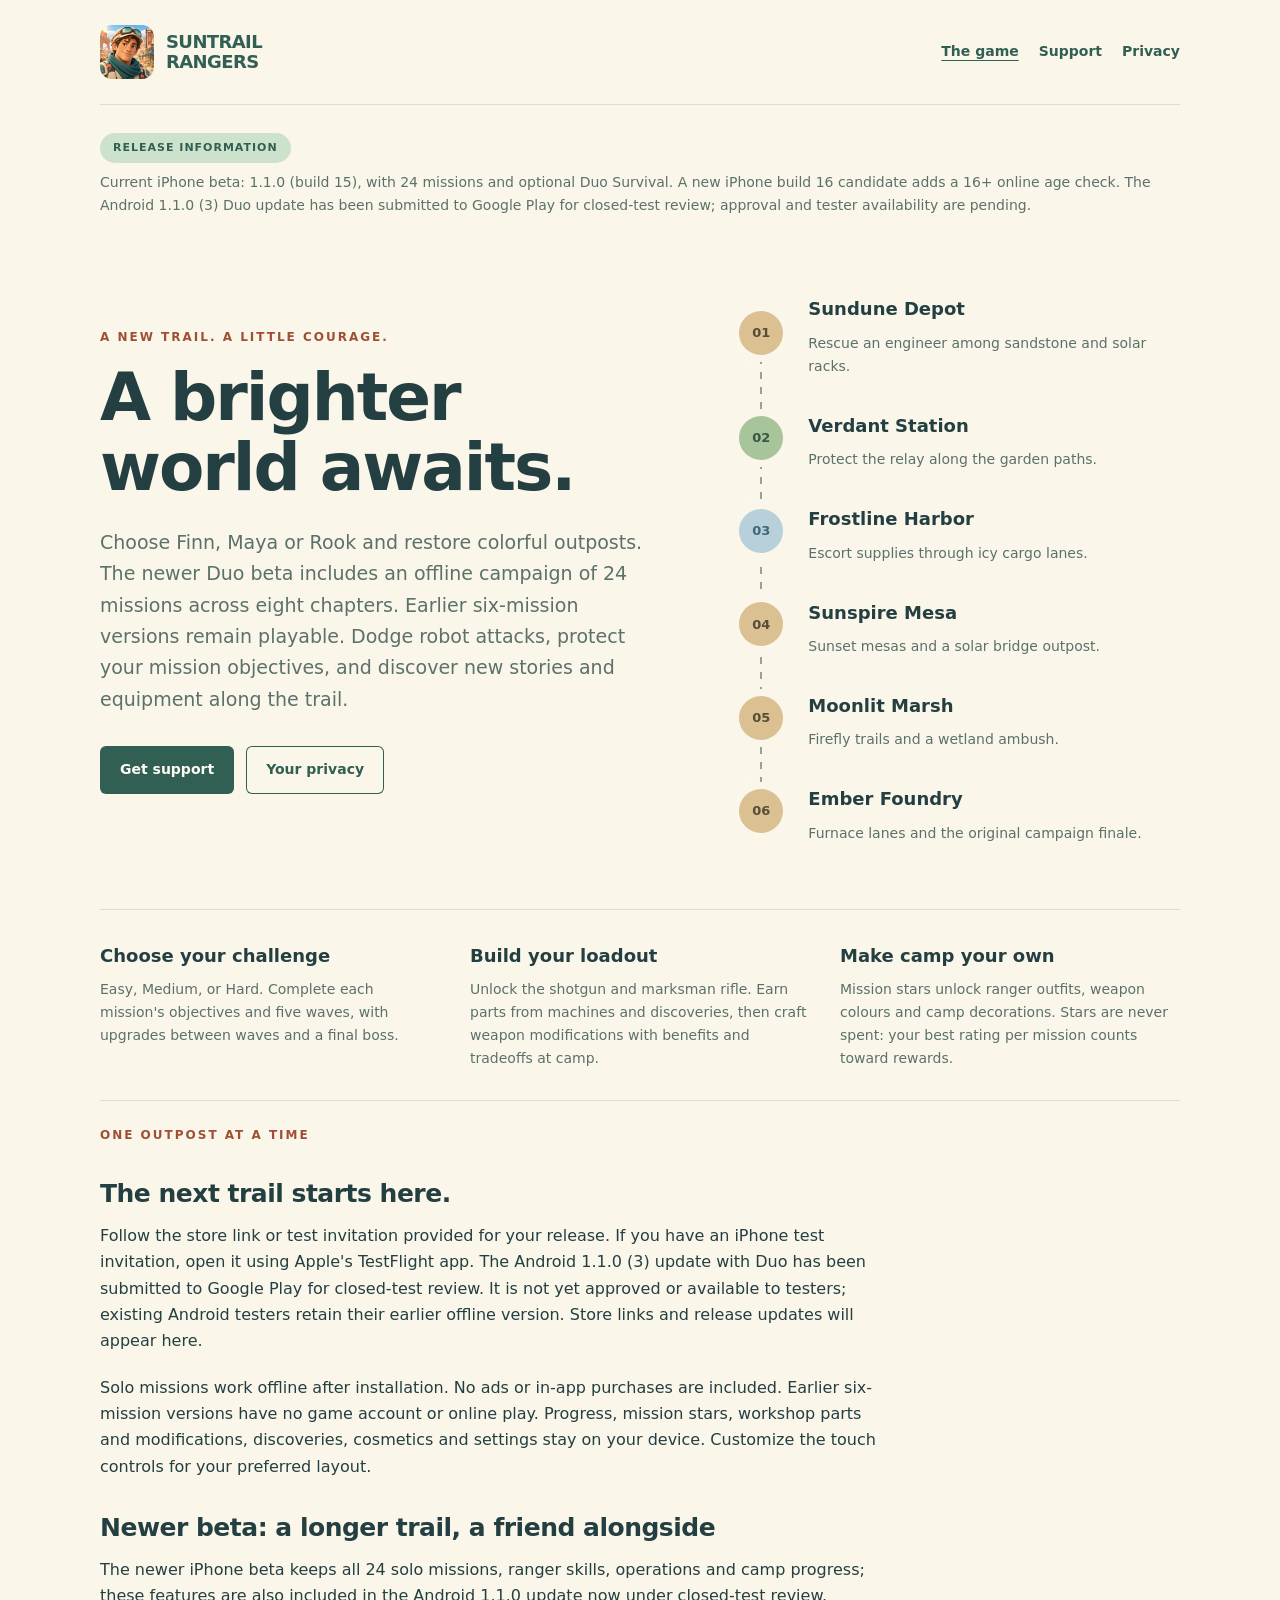
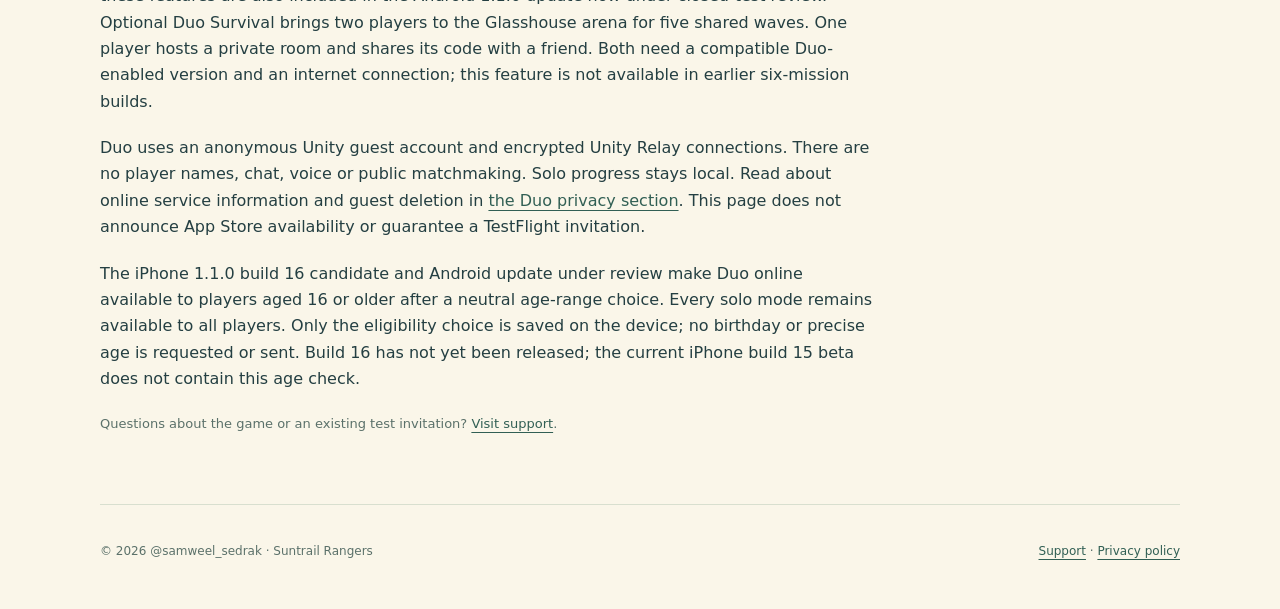
<file: index.html>
<!doctype html>
<html lang="en">
<head>
  <meta charset="utf-8">
  <meta name="viewport" content="width=device-width, initial-scale=1">
  <meta name="description" content="Meet Finn, Maya and Rook in Suntrail Rangers. Find support for the offline game and the newer 24-mission beta with optional private Duo Survival.">
  <meta name="theme-color" content="#faf6e9">
  <meta name="referrer" content="no-referrer">
  <meta http-equiv="Content-Security-Policy" content="default-src 'none'; style-src 'self'; img-src 'self'; base-uri 'none'; form-action 'none'">
  <title>A brighter world awaits · Suntrail Rangers</title>
  <link rel="icon" href="app-icon.png" type="image/png">
  <link rel="stylesheet" href="styles.css">
</head>
<body>
  <a class="skip-link" href="#main">Skip to content</a>
  <header>
    <a class="brand" href="index.html" aria-label="Suntrail Rangers home"><img class="app-icon" src="app-icon.png" width="54" height="54" alt="" decoding="async"><span>SUNTRAIL<br>RANGERS</span></a>
    <nav aria-label="Main navigation"><a href="index.html" aria-current="page">The game</a><a href="support.html">Support</a><a href="privacy.html">Privacy</a></nav>
  </header>
  <main id="main">
    <p class="release-status"><strong>RELEASE INFORMATION</strong><span>Current iPhone beta: 1.1.0 (build 15), with 24 missions and optional Duo Survival. A new iPhone build 16 candidate adds a 16+ online age check. The Android 1.1.0 (3) Duo update has been submitted to Google Play for closed-test review; approval and tester availability are pending.</span></p>
    <section class="hero">
      <div>
        <p class="eyebrow">A new trail. A little courage.</p>
        <h1>A brighter world awaits.</h1>
        <p class="lead">Choose Finn, Maya or Rook and restore colorful outposts. The newer Duo beta includes an offline campaign of 24 missions across eight chapters. Earlier six-mission versions remain playable. Dodge robot attacks, protect your mission objectives, and discover new stories and equipment along the trail.</p>
        <a class="button" href="support.html">Get support</a><a class="button secondary" href="privacy.html">Your privacy</a>
      </div>
      <div class="route" aria-label="The original six campaign missions, also included in the expanded campaign">
        <div class="stop"><span class="number">01</span><div><h2>Sundune Depot</h2><p>Rescue an engineer among sandstone and solar racks.</p></div></div>
        <div class="stop garden"><span class="number">02</span><div><h2>Verdant Station</h2><p>Protect the relay along the garden paths.</p></div></div>
        <div class="stop frost"><span class="number">03</span><div><h2>Frostline Harbor</h2><p>Escort supplies through icy cargo lanes.</p></div></div>
        <div class="stop"><span class="number">04</span><div><h2>Sunspire Mesa</h2><p>Sunset mesas and a solar bridge outpost.</p></div></div>
        <div class="stop"><span class="number">05</span><div><h2>Moonlit Marsh</h2><p>Firefly trails and a wetland ambush.</p></div></div>
        <div class="stop"><span class="number">06</span><div><h2>Ember Foundry</h2><p>Furnace lanes and the original campaign finale.</p></div></div>
      </div>
    </section>
    <div class="strip">
      <section><h2>Choose your challenge</h2><p>Easy, Medium, or Hard. Complete each mission's objectives and five waves, with upgrades between waves and a final boss.</p></section>
      <section><h2>Build your loadout</h2><p>Unlock the shotgun and marksman rifle. Earn parts from machines and discoveries, then craft weapon modifications with benefits and tradeoffs at camp.</p></section>
      <section><h2>Make camp your own</h2><p>Mission stars unlock ranger outfits, weapon colours and camp decorations. Stars are never spent: your best rating per mission counts toward rewards.</p></section>
    </div>
    <section class="prose">
      <p class="eyebrow">One outpost at a time</p>
      <h2>The next trail starts here.</h2>
      <p>Follow the store link or test invitation provided for your release. If you have an iPhone test invitation, open it using Apple's TestFlight app. The Android 1.1.0 (3) update with Duo has been submitted to Google Play for closed-test review. It is not yet approved or available to testers; existing Android testers retain their earlier offline version. Store links and release updates will appear here.</p>
      <p>Solo missions work offline after installation. No ads or in-app purchases are included. Earlier six-mission versions have no game account or online play. Progress, mission stars, workshop parts and modifications, discoveries, cosmetics and settings stay on your device. Customize the touch controls for your preferred layout.</p>
      <h2>Newer beta: a longer trail, a friend alongside</h2>
      <p>The newer iPhone beta keeps all 24 solo missions, ranger skills, operations and camp progress; these features are also included in the Android 1.1.0 update now under closed-test review. Optional Duo Survival brings two players to the Glasshouse arena for five shared waves. One player hosts a private room and shares its code with a friend. Both need a compatible Duo-enabled version and an internet connection; this feature is not available in earlier six-mission builds.</p>
      <p>Duo uses an anonymous Unity guest account and encrypted Unity Relay connections. There are no player names, chat, voice or public matchmaking. Solo progress stays local. Read about online service information and guest deletion in <a href="privacy.html#duo-survival">the Duo privacy section</a>. This page does not announce App Store availability or guarantee a TestFlight invitation.</p>
      <p>The iPhone 1.1.0 build 16 candidate and Android update under review make Duo online available to players aged 16 or older after a neutral age-range choice. Every solo mode remains available to all players. Only the eligibility choice is saved on the device; no birthday or precise age is requested or sent. Build 16 has not yet been released; the current iPhone build 15 beta does not contain this age check.</p>
      <p class="small">Questions about the game or an existing test invitation? <a href="support.html">Visit support</a>.</p>
    </section>
  </main>
  <footer><span>© 2026 @samweel_sedrak · Suntrail Rangers</span><span><a href="support.html">Support</a> · <a href="privacy.html">Privacy policy</a></span></footer>
</body>
</html>
</file>
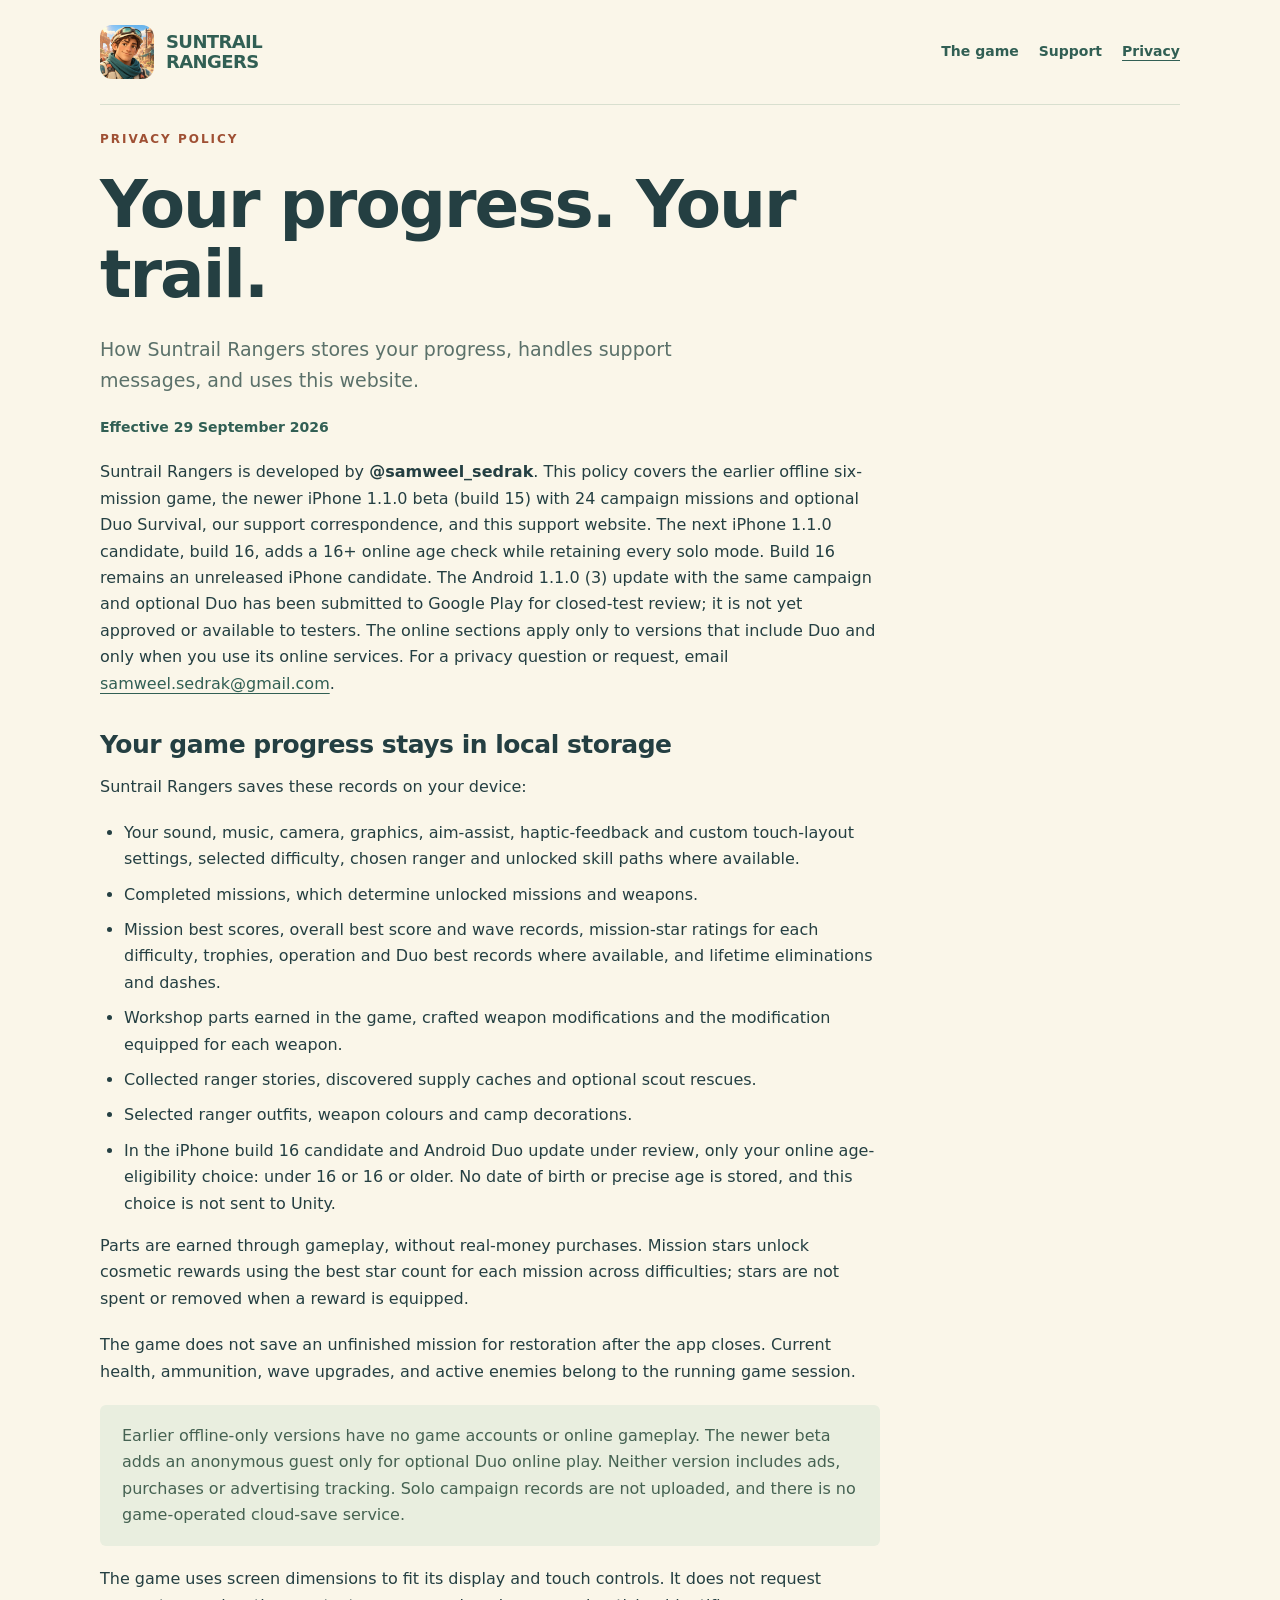
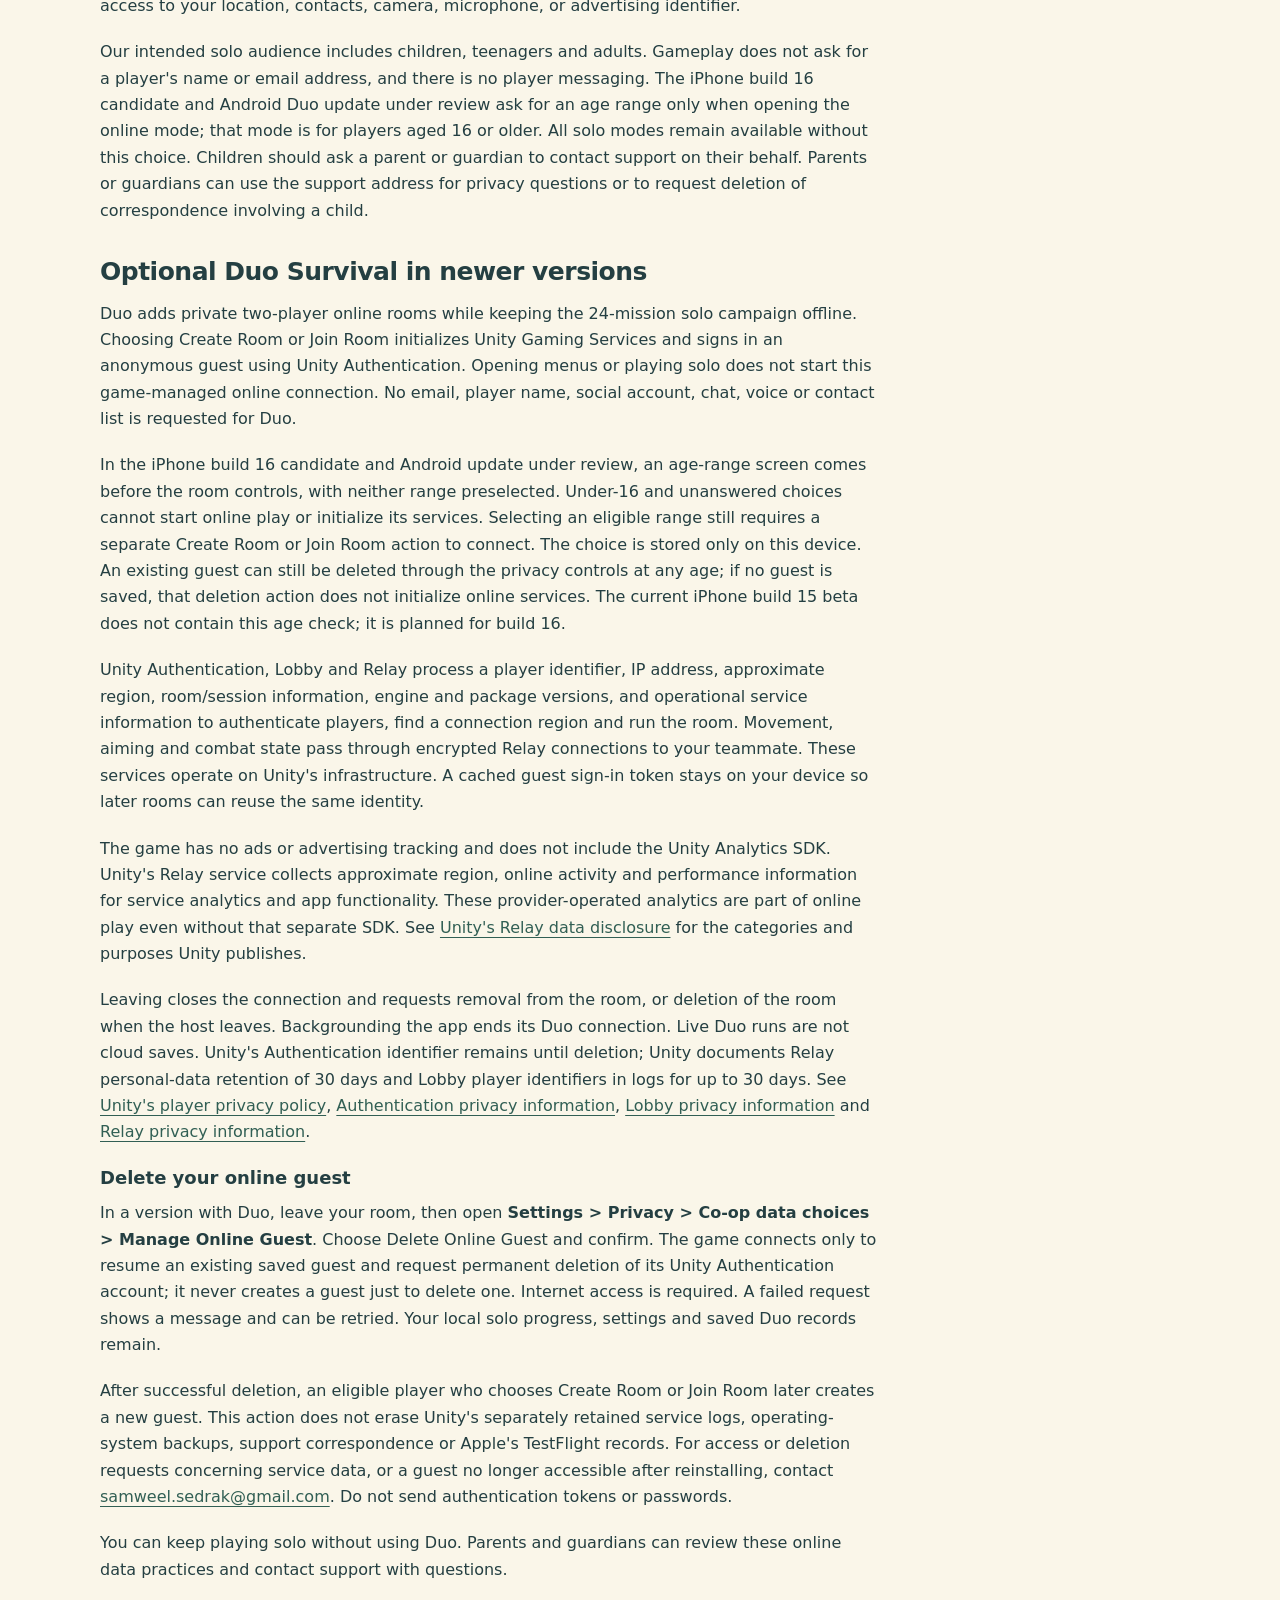
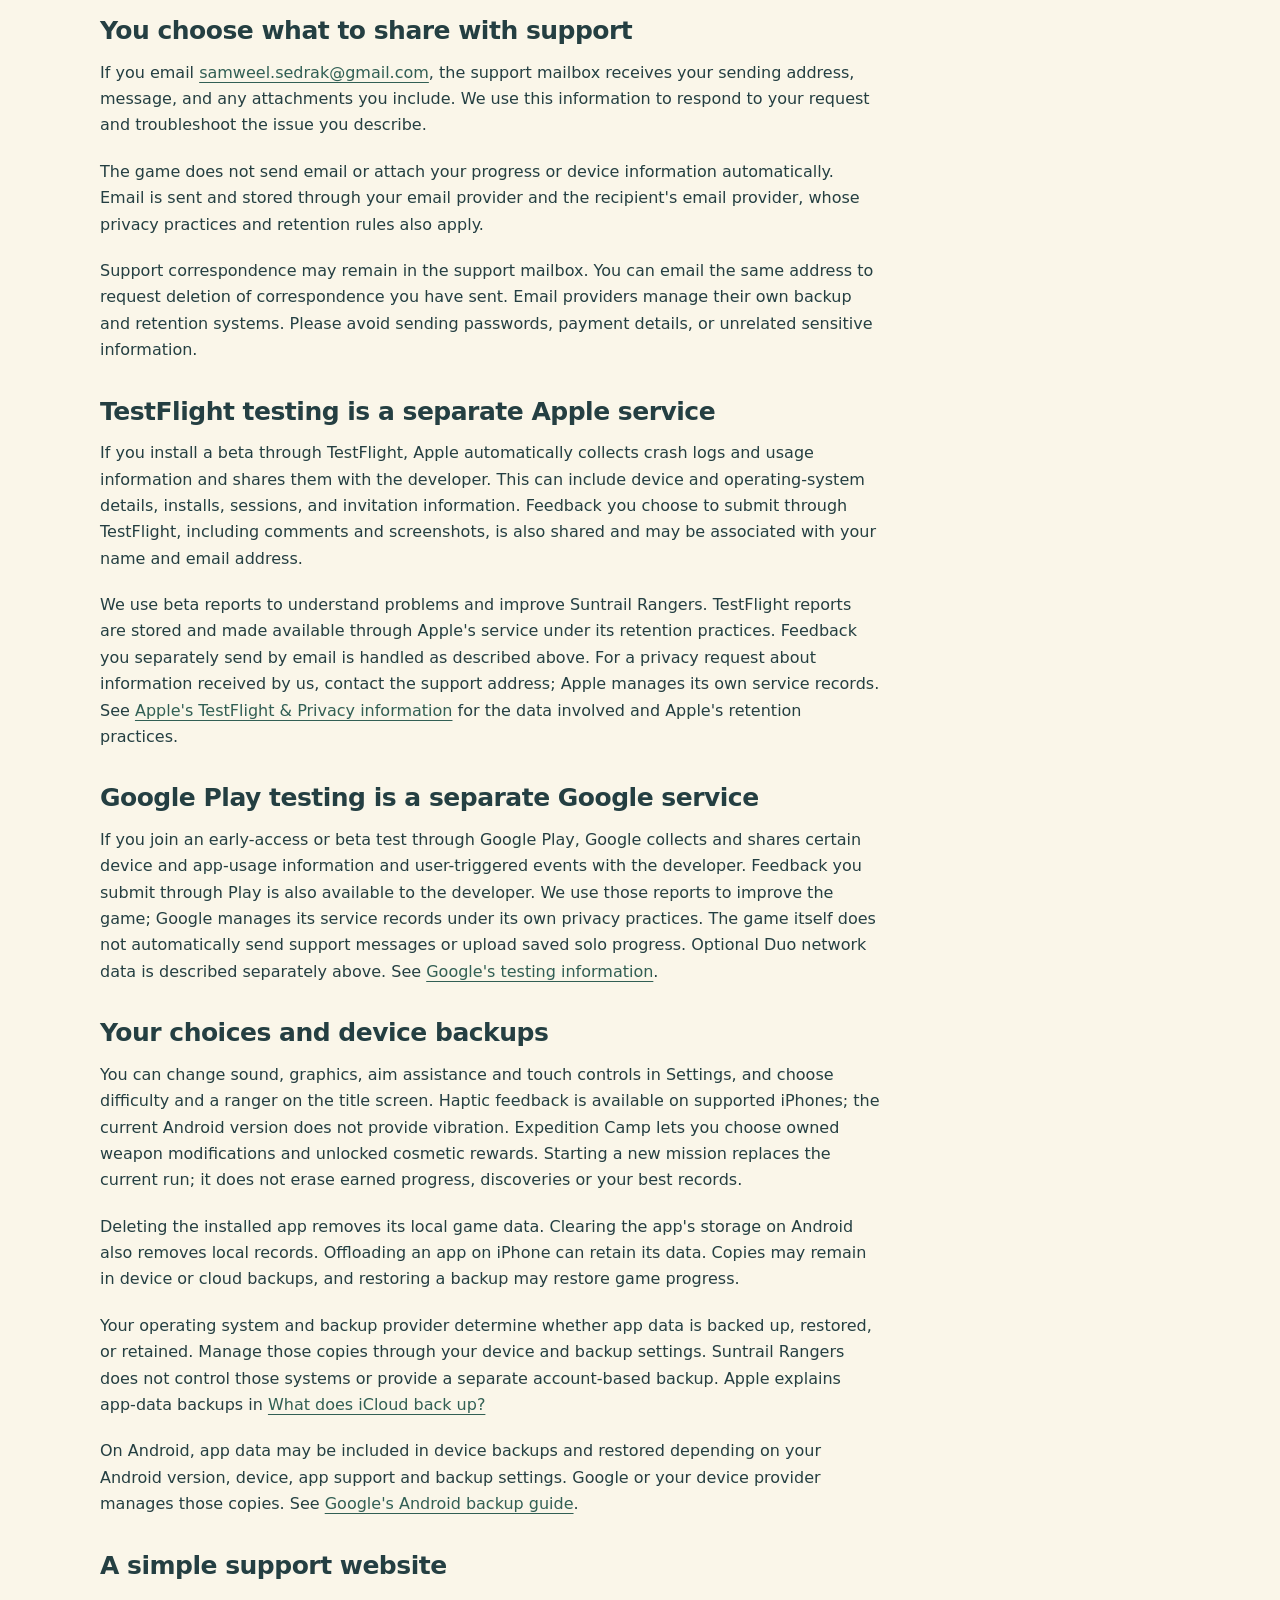
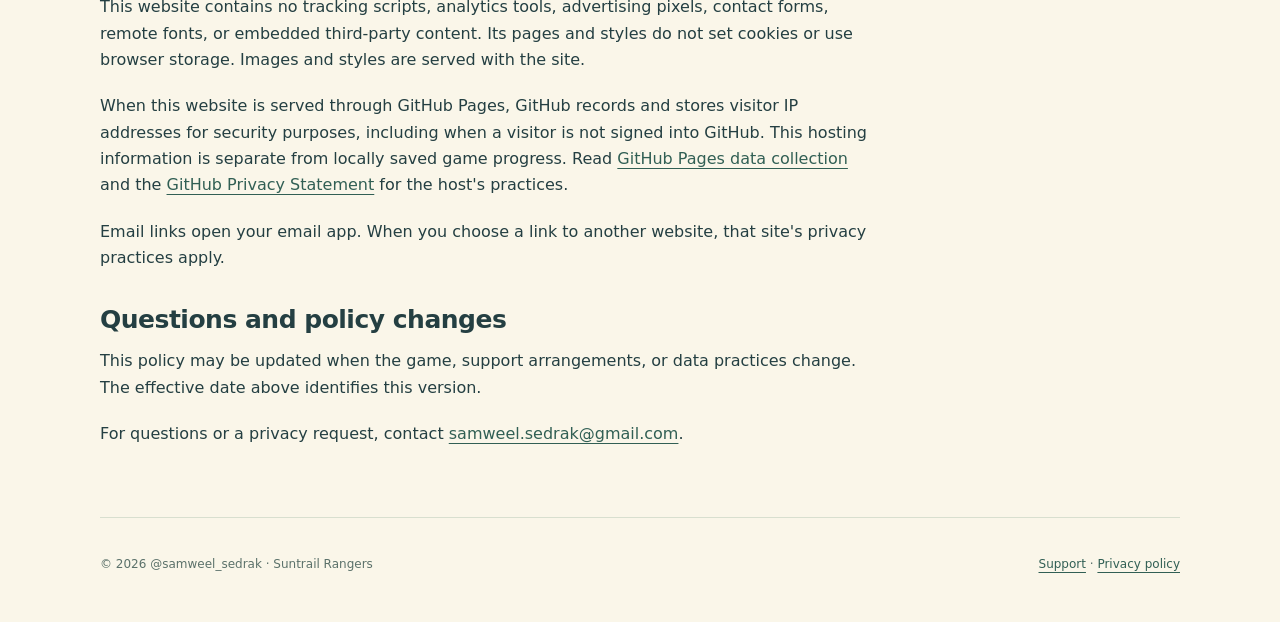
<file: privacy.html>
<!doctype html>
<html lang="en">
<head>
  <meta charset="utf-8">
  <meta name="viewport" content="width=device-width, initial-scale=1">
  <meta name="description" content="Suntrail Rangers privacy policy: local progress, optional Duo Survival, guest deletion, family support, optional email, Google Play and TestFlight testing, device backups, and website hosting.">
  <meta name="theme-color" content="#faf6e9">
  <meta name="referrer" content="no-referrer">
  <meta http-equiv="Content-Security-Policy" content="default-src 'none'; style-src 'self'; img-src 'self'; base-uri 'none'; form-action 'none'">
  <title>Privacy policy · Suntrail Rangers</title>
  <link rel="icon" href="app-icon.png" type="image/png">
  <link rel="stylesheet" href="styles.css">
</head>
<body>
  <a class="skip-link" href="#main">Skip to content</a>
  <header>
    <a class="brand" href="index.html" aria-label="Suntrail Rangers home"><img class="app-icon" src="app-icon.png" width="54" height="54" alt="" decoding="async"><span>SUNTRAIL<br>RANGERS</span></a>
    <nav aria-label="Main navigation"><a href="index.html">The game</a><a href="support.html">Support</a><a href="privacy.html" aria-current="page">Privacy</a></nav>
  </header>
  <main id="main">
    <article class="prose">
      <p class="eyebrow">Privacy policy</p>
      <h1>Your progress. Your trail.</h1>
      <p class="lead">How Suntrail Rangers stores your progress, handles support messages, and uses this website.</p>
      <p class="effective-date"><strong>Effective 29 September 2026</strong></p>
      <p>Suntrail Rangers is developed by <strong>@samweel_sedrak</strong>. This policy covers the earlier offline six-mission game, the newer iPhone 1.1.0 beta (build 15) with 24 campaign missions and optional Duo Survival, our support correspondence, and this support website. The next iPhone 1.1.0 candidate, build 16, adds a 16+ online age check while retaining every solo mode. Build 16 remains an unreleased iPhone candidate. The Android 1.1.0 (3) update with the same campaign and optional Duo has been submitted to Google Play for closed-test review; it is not yet approved or available to testers. The online sections apply only to versions that include Duo and only when you use its online services. For a privacy question or request, email <a href="mailto:samweel.sedrak@gmail.com?subject=Suntrail%20Rangers%20privacy">samweel.sedrak@gmail.com</a>.</p>

      <section id="game-data">
        <h2>Your game progress stays in local storage</h2>
        <p>Suntrail Rangers saves these records on your device:</p>
        <ul><li>Your sound, music, camera, graphics, aim-assist, haptic-feedback and custom touch-layout settings, selected difficulty, chosen ranger and unlocked skill paths where available.</li><li>Completed missions, which determine unlocked missions and weapons.</li><li>Mission best scores, overall best score and wave records, mission-star ratings for each difficulty, trophies, operation and Duo best records where available, and lifetime eliminations and dashes.</li><li>Workshop parts earned in the game, crafted weapon modifications and the modification equipped for each weapon.</li><li>Collected ranger stories, discovered supply caches and optional scout rescues.</li><li>Selected ranger outfits, weapon colours and camp decorations.</li><li>In the iPhone build 16 candidate and Android Duo update under review, only your online age-eligibility choice: under 16 or 16 or older. No date of birth or precise age is stored, and this choice is not sent to Unity.</li></ul>
        <p>Parts are earned through gameplay, without real-money purchases. Mission stars unlock cosmetic rewards using the best star count for each mission across difficulties; stars are not spent or removed when a reward is equipped.</p>
        <p>The game does not save an unfinished mission for restoration after the app closes. Current health, ammunition, wave upgrades, and active enemies belong to the running game session.</p>
        <p class="note">Earlier offline-only versions have no game accounts or online gameplay. The newer beta adds an anonymous guest only for optional Duo online play. Neither version includes ads, purchases or advertising tracking. Solo campaign records are not uploaded, and there is no game-operated cloud-save service.</p>
        <p>The game uses screen dimensions to fit its display and touch controls. It does not request access to your location, contacts, camera, microphone, or advertising identifier.</p>
        <p>Our intended solo audience includes children, teenagers and adults. Gameplay does not ask for a player's name or email address, and there is no player messaging. The iPhone build 16 candidate and Android Duo update under review ask for an age range only when opening the online mode; that mode is for players aged 16 or older. All solo modes remain available without this choice. Children should ask a parent or guardian to contact support on their behalf. Parents or guardians can use the support address for privacy questions or to request deletion of correspondence involving a child.</p>
      </section>

      <section id="duo-survival">
        <h2>Optional Duo Survival in newer versions</h2>
        <p>Duo adds private two-player online rooms while keeping the 24-mission solo campaign offline. Choosing Create Room or Join Room initializes Unity Gaming Services and signs in an anonymous guest using Unity Authentication. Opening menus or playing solo does not start this game-managed online connection. No email, player name, social account, chat, voice or contact list is requested for Duo.</p>
        <p>In the iPhone build 16 candidate and Android update under review, an age-range screen comes before the room controls, with neither range preselected. Under-16 and unanswered choices cannot start online play or initialize its services. Selecting an eligible range still requires a separate Create Room or Join Room action to connect. The choice is stored only on this device. An existing guest can still be deleted through the privacy controls at any age; if no guest is saved, that deletion action does not initialize online services. The current iPhone build 15 beta does not contain this age check; it is planned for build 16.</p>
        <p>Unity Authentication, Lobby and Relay process a player identifier, IP address, approximate region, room/session information, engine and package versions, and operational service information to authenticate players, find a connection region and run the room. Movement, aiming and combat state pass through encrypted Relay connections to your teammate. These services operate on Unity's infrastructure. A cached guest sign-in token stays on your device so later rooms can reuse the same identity.</p>
        <p>The game has no ads or advertising tracking and does not include the Unity Analytics SDK. Unity's Relay service collects approximate region, online activity and performance information for service analytics and app functionality. These provider-operated analytics are part of online play even without that separate SDK. See <a href="https://docs.unity.com/en-us/mps-sdk/privacy/google-data-safety-relay" rel="noreferrer">Unity's Relay data disclosure</a> for the categories and purposes Unity publishes.</p>
        <p>Leaving closes the connection and requests removal from the room, or deletion of the room when the host leaves. Backgrounding the app ends its Duo connection. Live Duo runs are not cloud saves. Unity's Authentication identifier remains until deletion; Unity documents Relay personal-data retention of 30 days and Lobby player identifiers in logs for up to 30 days. See <a href="https://unity.com/legal/game-player-and-app-user-privacy-policy" rel="noreferrer">Unity's player privacy policy</a>, <a href="https://docs.unity.com/en-us/authentication/privacy-and-consent/overview" rel="noreferrer">Authentication privacy information</a>, <a href="https://docs.unity.com/en-us/mps-sdk/privacy/privacy-overview-lobby" rel="noreferrer">Lobby privacy information</a> and <a href="https://docs.unity.com/en-us/mps-sdk/privacy/privacy-overview-relay" rel="noreferrer">Relay privacy information</a>.</p>
        <h3>Delete your online guest</h3>
        <p>In a version with Duo, leave your room, then open <strong>Settings &gt; Privacy &gt; Co-op data choices &gt; Manage Online Guest</strong>. Choose Delete Online Guest and confirm. The game connects only to resume an existing saved guest and request permanent deletion of its Unity Authentication account; it never creates a guest just to delete one. Internet access is required. A failed request shows a message and can be retried. Your local solo progress, settings and saved Duo records remain.</p>
        <p>After successful deletion, an eligible player who chooses Create Room or Join Room later creates a new guest. This action does not erase Unity's separately retained service logs, operating-system backups, support correspondence or Apple's TestFlight records. For access or deletion requests concerning service data, or a guest no longer accessible after reinstalling, contact <a href="mailto:samweel.sedrak@gmail.com?subject=Suntrail%20Rangers%20privacy">samweel.sedrak@gmail.com</a>. Do not send authentication tokens or passwords.</p>
        <p>You can keep playing solo without using Duo. Parents and guardians can review these online data practices and contact support with questions.</p>
      </section>

      <section id="support-email">
        <h2>You choose what to share with support</h2>
        <p>If you email <a href="mailto:samweel.sedrak@gmail.com?subject=Suntrail%20Rangers%20support">samweel.sedrak@gmail.com</a>, the support mailbox receives your sending address, message, and any attachments you include. We use this information to respond to your request and troubleshoot the issue you describe.</p>
        <p>The game does not send email or attach your progress or device information automatically. Email is sent and stored through your email provider and the recipient's email provider, whose privacy practices and retention rules also apply.</p>
        <p>Support correspondence may remain in the support mailbox. You can email the same address to request deletion of correspondence you have sent. Email providers manage their own backup and retention systems. Please avoid sending passwords, payment details, or unrelated sensitive information.</p>
      </section>

      <section id="testflight">
        <h2>TestFlight testing is a separate Apple service</h2>
        <p>If you install a beta through TestFlight, Apple automatically collects crash logs and usage information and shares them with the developer. This can include device and operating-system details, installs, sessions, and invitation information. Feedback you choose to submit through TestFlight, including comments and screenshots, is also shared and may be associated with your name and email address.</p>
        <p>We use beta reports to understand problems and improve Suntrail Rangers. TestFlight reports are stored and made available through Apple's service under its retention practices. Feedback you separately send by email is handled as described above. For a privacy request about information received by us, contact the support address; Apple manages its own service records. See <a href="https://www.apple.com/legal/privacy/data/en/test-flight/" rel="noreferrer">Apple's TestFlight &amp; Privacy information</a> for the data involved and Apple's retention practices.</p>
      </section>

      <section id="google-play-testing">
        <h2>Google Play testing is a separate Google service</h2>
        <p>If you join an early-access or beta test through Google Play, Google collects and shares certain device and app-usage information and user-triggered events with the developer. Feedback you submit through Play is also available to the developer. We use those reports to improve the game; Google manages its service records under its own privacy practices. The game itself does not automatically send support messages or upload saved solo progress. Optional Duo network data is described separately above. See <a href="https://support.google.com/googleplay/answer/7003180?hl=en" rel="noreferrer">Google's testing information</a>.</p>
      </section>

      <section id="choices-backups">
        <h2>Your choices and device backups</h2>
        <p>You can change sound, graphics, aim assistance and touch controls in Settings, and choose difficulty and a ranger on the title screen. Haptic feedback is available on supported iPhones; the current Android version does not provide vibration. Expedition Camp lets you choose owned weapon modifications and unlocked cosmetic rewards. Starting a new mission replaces the current run; it does not erase earned progress, discoveries or your best records.</p>
        <p>Deleting the installed app removes its local game data. Clearing the app's storage on Android also removes local records. Offloading an app on iPhone can retain its data. Copies may remain in device or cloud backups, and restoring a backup may restore game progress.</p>
        <p>Your operating system and backup provider determine whether app data is backed up, restored, or retained. Manage those copies through your device and backup settings. Suntrail Rangers does not control those systems or provide a separate account-based backup. Apple explains app-data backups in <a href="https://support.apple.com/en-us/108770" rel="noreferrer">What does iCloud back up?</a></p>
        <p>On Android, app data may be included in device backups and restored depending on your Android version, device, app support and backup settings. Google or your device provider manages those copies. See <a href="https://support.google.com/android/answer/2819582?hl=en" rel="noreferrer">Google's Android backup guide</a>.</p>
      </section>

      <section id="website">
        <h2>A simple support website</h2>
        <p>This website contains no tracking scripts, analytics tools, advertising pixels, contact forms, remote fonts, or embedded third-party content. Its pages and styles do not set cookies or use browser storage. Images and styles are served with the site.</p>
        <p>When this website is served through GitHub Pages, GitHub records and stores visitor IP addresses for security purposes, including when a visitor is not signed into GitHub. This hosting information is separate from locally saved game progress. Read <a href="https://docs.github.com/en/pages/getting-started-with-github-pages/what-is-github-pages#data-collection" rel="noreferrer">GitHub Pages data collection</a> and the <a href="https://docs.github.com/en/site-policy/privacy-policies/github-general-privacy-statement" rel="noreferrer">GitHub Privacy Statement</a> for the host's practices.</p>
        <p>Email links open your email app. When you choose a link to another website, that site's privacy practices apply.</p>
      </section>

      <section id="changes-contact">
        <h2>Questions and policy changes</h2>
        <p>This policy may be updated when the game, support arrangements, or data practices change. The effective date above identifies this version.</p>
        <p>For questions or a privacy request, contact <a href="mailto:samweel.sedrak@gmail.com?subject=Suntrail%20Rangers%20privacy">samweel.sedrak@gmail.com</a>.</p>
      </section>
    </article>
  </main>
  <footer><span>© 2026 @samweel_sedrak · Suntrail Rangers</span><span><a href="support.html">Support</a> · <a href="privacy.html">Privacy policy</a></span></footer>
</body>
</html>
</file>
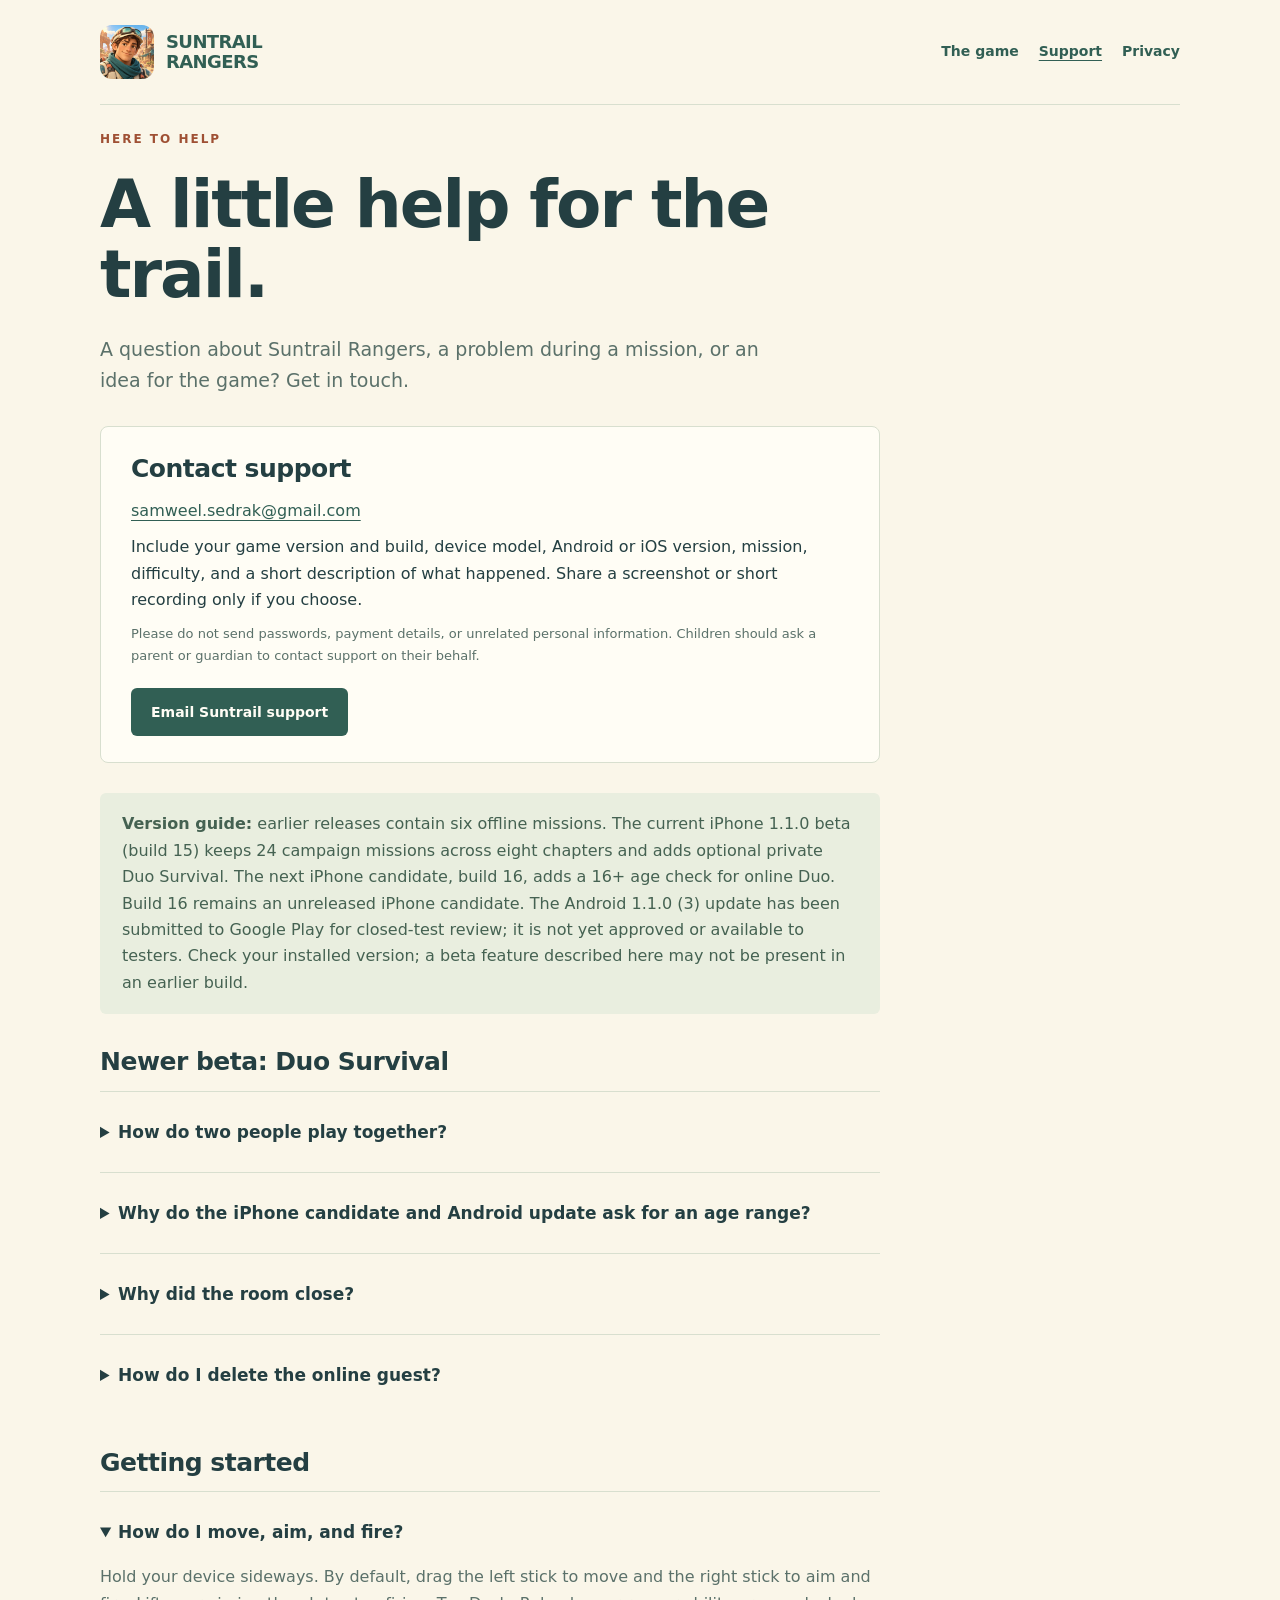
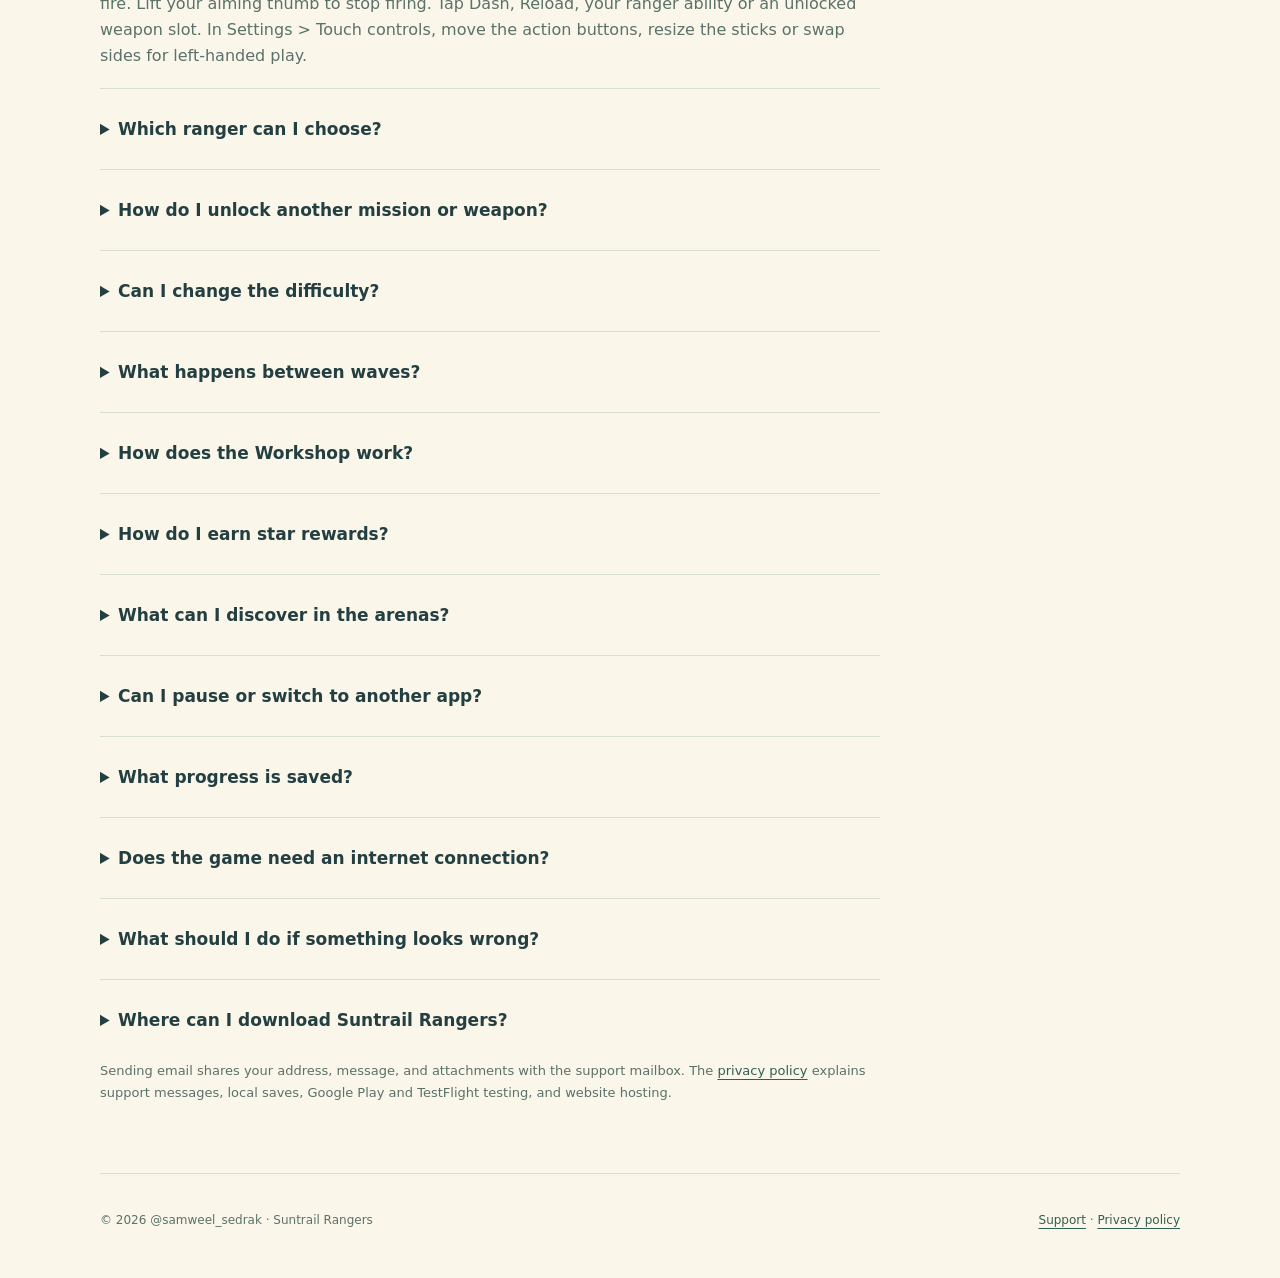
<file: support.html>
<!doctype html>
<html lang="en">
<head>
  <meta charset="utf-8">
  <meta name="viewport" content="width=device-width, initial-scale=1">
  <meta name="description" content="Get help with Suntrail Rangers: touch controls, mission and weapon unlocks, saved progress, and support contact information.">
  <meta name="theme-color" content="#faf6e9">
  <meta name="referrer" content="no-referrer">
  <meta http-equiv="Content-Security-Policy" content="default-src 'none'; style-src 'self'; img-src 'self'; base-uri 'none'; form-action 'none'">
  <title>Support · Suntrail Rangers</title>
  <link rel="icon" href="app-icon.png" type="image/png">
  <link rel="stylesheet" href="styles.css">
</head>
<body>
  <a class="skip-link" href="#main">Skip to content</a>
  <header>
    <a class="brand" href="index.html" aria-label="Suntrail Rangers home"><img class="app-icon" src="app-icon.png" width="54" height="54" alt="" decoding="async"><span>SUNTRAIL<br>RANGERS</span></a>
    <nav aria-label="Main navigation"><a href="index.html">The game</a><a href="support.html" aria-current="page">Support</a><a href="privacy.html">Privacy</a></nav>
  </header>
  <main id="main">
    <section class="prose">
      <p class="eyebrow">Here to help</p>
      <h1>A little help for the trail.</h1>
      <p class="lead">A question about Suntrail Rangers, a problem during a mission, or an idea for the game? Get in touch.</p>
      <div class="contact">
        <h2>Contact support</h2>
        <p><a href="mailto:samweel.sedrak@gmail.com?subject=Suntrail%20Rangers%20support">samweel.sedrak@gmail.com</a></p>
        <p>Include your game version and build, device model, Android or iOS version, mission, difficulty, and a short description of what happened. Share a screenshot or short recording only if you choose.</p>
        <p class="small">Please do not send passwords, payment details, or unrelated personal information. Children should ask a parent or guardian to contact support on their behalf.</p>
        <a class="button" href="mailto:samweel.sedrak@gmail.com?subject=Suntrail%20Rangers%20support">Email Suntrail support</a>
      </div>
      <p class="note"><strong>Version guide:</strong> earlier releases contain six offline missions. The current iPhone 1.1.0 beta (build 15) keeps 24 campaign missions across eight chapters and adds optional private Duo Survival. The next iPhone candidate, build 16, adds a 16+ age check for online Duo. Build 16 remains an unreleased iPhone candidate. The Android 1.1.0 (3) update has been submitted to Google Play for closed-test review; it is not yet approved or available to testers. Check your installed version; a beta feature described here may not be present in an earlier build.</p>
      <h2>Newer beta: Duo Survival</h2>
      <details><summary>How do two people play together?</summary><p>Both players need a compatible Duo beta and an internet connection. Choose Duo Survival from the title screen. One player creates a private room and shares the displayed code directly with their friend; the friend joins with that code. Choose your rangers, ready up and start when both players are connected. Survive five waves together in the Glasshouse arena. There is no public matchmaking, chat or voice.</p></details>
      <details><summary>Why do the iPhone candidate and Android update ask for an age range?</summary><p>In the iPhone build 16 candidate and Android update under review, Duo online is available to players aged 16 or older. Before the room controls, choose Under 16 or 16 or Older; neither option is preselected. Only that eligibility choice is saved locally, without a birthday or precise age, and it is not sent to Unity. Under-16 players and players who leave the question unanswered can still play every solo mode. No online service starts from this screen. Deleting an existing saved online guest remains available in Privacy regardless of the age choice. The current iPhone build 15 beta does not contain this age check; it is planned for build 16.</p></details>
      <details><summary>Why did the room close?</summary><p>Duo cannot pause both players. Leaving, switching away from the app, losing the connection or the host disconnecting can end the room. Return to the title screen and create or join a new room. If a code fails, check it with the host and confirm that both players use a compatible beta. Solo missions remain available offline. Share room codes privately.</p></details>
      <details><summary>How do I delete the online guest?</summary><p>Leave Duo, then open Settings &gt; Privacy &gt; Co-op data choices &gt; Manage Online Guest. Choose Delete Online Guest and confirm. Internet is required. This permanently deletes the saved Unity Authentication guest without erasing local solo progress or saved Duo records. A failed request can be retried. It never creates a guest just to delete one. An eligible player who starts online play later creates a new guest. See <a href="privacy.html#duo-survival">Duo privacy and retention</a> for separately retained service logs and access/deletion requests.</p></details>
      <h2>Getting started</h2>
      <details open><summary>How do I move, aim, and fire?</summary><p>Hold your device sideways. By default, drag the left stick to move and the right stick to aim and fire. Lift your aiming thumb to stop firing. Tap Dash, Reload, your ranger ability or an unlocked weapon slot. In Settings &gt; Touch controls, move the action buttons, resize the sticks or swap sides for left-handed play.</p></details>
      <details><summary>Which ranger can I choose?</summary><p>Choose Finn, Maya or Rook from the title screen. Finn has Trail Dash, Maya has Field Heal, and Rook has Aegis Shield. Each ranger's ability has a cooldown. Outfits and weapon colours change appearance without adding stat bonuses.</p></details>
      <details><summary>How do I unlock another mission or weapon?</summary><p>Complete the mission objectives and all five waves in Sundune Depot to unlock Verdant Station and the Breach Shotgun. Complete Verdant Station to unlock Frostline Harbor and the Longshot DMR. Continue through Sunspire Mesa, Moonlit Marsh and Ember Foundry. Use the journey arrows on the title screen to choose among all six original arenas as you unlock them. The newer beta continues to 24 missions across eight chapters. Completing a single wave does not unlock the next mission.</p></details>
      <details><summary>Can I change the difficulty?</summary><p>Choose Easy, Medium, or Hard from the title screen before starting a mission. Easy gives more room to learn the controls and enemy patterns. Your earned mission and weapon unlocks remain available across difficulties.</p></details>
      <details><summary>What happens between waves?</summary><p>After each of the first four waves, choose one upgrade: Overclock for stronger shots, Reinforced for more maximum health and repairs, or Afterburner for faster movement and a shorter dash cooldown. These upgrades apply to your current run. Each mission has five waves and a final boss.</p></details>
      <details><summary>How does the Workshop work?</summary><p>Open Expedition Camp &gt; The Workshop before a mission. Defeat machines and find arena discoveries to earn parts in the game; parts cannot be bought with real money. Craft a modification once, then switch freely among owned choices at camp. Equip one modification per weapon. Each has a benefit and a tradeoff, and a weapon must be unlocked before you can craft for it.</p></details>
      <details><summary>How do I earn star rewards?</summary><p>Each mission shows three star criteria before you start: complete the objectives, meet its protection goal and finish within its active-time target. Your best winning-run rating is saved separately for each difficulty. Star Rewards counts your highest star count per mission across difficulties, up to 18 in six-mission versions or 72 in the expanded 24-mission beta. These stars unlock outfits for all three rangers, weapon colours and camp decorations. Stars are never spent. You can preview a locked reward, but must earn its milestone before equipping it.</p></details>
      <details><summary>What can I discover in the arenas?</summary><p>Approach a service bay to open its gate, then look for a parts cache and a scout awaiting pickup. A separate survey beacon holds a ranger story. Move close and tap the displayed action to collect a discovery, then read your notes in Expedition Camp &gt; Field Journal. Discoveries stay recorded and award parts once. Watch the marked press area before its machinery activates; it can damage you and enemies. Conveyor belts move actors through the arena. These exploration activities are optional.</p></details>
      <details><summary>Can I pause or switch to another app?</summary><p>Tap Pause to take a break, then Resume when you are ready. Leaving a solo mission for another app pauses it until you resume. An online Duo room closes when you leave the app; it cannot pause the other player. If the operating system closes the game in the background, the next launch returns to the title screen.</p></details>
      <details><summary>What progress is saved?</summary><p>Completed missions and weapon unlocks, best records, mission-star ratings, trophies, lifetime eliminations and dashes, workshop parts and modifications, discovered stories/caches/scouts, cosmetic choices, selected ranger and settings are saved on your device. Custom touch layouts are saved too. An unfinished mission's health, ammunition and temporary wave upgrades are not restored after closing the app. There is no game-operated cloud-sync feature. Earlier offline versions have no game account. Newer Duo betas use an anonymous Unity guest for online rooms; this does not upload your saved solo progress. Deleting the app, clearing its storage on Android, or moving to another device may lose local progress; operating-system backups are managed separately.</p></details>
      <details><summary>Does the game need an internet connection?</summary><p>After installation, solo gameplay works offline. Optional Duo in the newer beta needs an internet connection for both players. Downloading or updating through Apple or Google Play, joining a store test, visiting this site, and sending support email may need a connection.</p></details>
      <details><summary>What should I do if something looks wrong?</summary><p>Pause and note the mission, difficulty, wave, and device orientation. Tell support which part of the screen is affected, especially if a button, label, or character is clipped. Send the steps that reproduce the issue and an original screenshot if possible. Avoid deleting and reinstalling the app before contacting support if you want to preserve local progress.</p></details>
      <details><summary>Where can I download Suntrail Rangers?</summary><p>Follow the store link or test invitation provided for your release. If you have an iPhone test invitation, open it using Apple's TestFlight app. Existing Android testers have the earlier offline version. The Android 1.1.0 (3) Duo update has been submitted to Google Play for closed-test review and is not yet approved or available to testers. Find release information on <a href="index.html">the game page</a>.</p></details>
      <p class="small">Sending email shares your address, message, and attachments with the support mailbox. The <a href="privacy.html">privacy policy</a> explains support messages, local saves, Google Play and TestFlight testing, and website hosting.</p>
    </section>
  </main>
  <footer><span>© 2026 @samweel_sedrak · Suntrail Rangers</span><span><a href="support.html">Support</a> · <a href="privacy.html">Privacy policy</a></span></footer>
</body>
</html>
</file>
<file: styles.css>
@charset "UTF-8";
:root{color-scheme:light;--ink:#243f42;--muted:#5b716a;--cream:#faf6e9;--paper:#fffdf5;--green:#315f54;--mint:#cde2cc;--line:#d8dfcf;--coral:#cb7854;--gold:#e0b972}
*{box-sizing:border-box}html{font:16px/1.65 system-ui,-apple-system,BlinkMacSystemFont,"Segoe UI",sans-serif;background:var(--cream);color:var(--ink)}body{margin:0}a{color:var(--green);text-underline-offset:4px}a:hover{text-decoration-thickness:2px}a:focus-visible,summary:focus-visible{outline:3px solid var(--coral);outline-offset:5px}header,main,footer{width:min(1080px,100% - 48px);margin-inline:auto}header{display:flex;align-items:center;justify-content:space-between;gap:20px;padding:25px 0;border-bottom:1px solid var(--line)}.brand{font-size:18px;line-height:1.1;font-weight:850;letter-spacing:-.6px;text-decoration:none;display:flex;align-items:center;gap:12px}.brand svg{width:34px;height:34px;flex:0 0 auto}nav{display:flex;flex-wrap:wrap;gap:4px 20px}nav a{min-height:44px;display:inline-flex;align-items:center;text-decoration:none;font-size:14px;font-weight:650}nav a[aria-current=page]{text-decoration:underline}.draft{font-size:13px;line-height:1.5;background:#f2e6c6;border-left:3px solid #b68a40;padding:12px 16px;margin:28px 0}.draft strong{letter-spacing:.3px}.eyebrow{text-transform:uppercase;letter-spacing:2px;font-size:12px;font-weight:750;color:var(--coral);margin:0 0 15px}h1{font-size:clamp(36px,5.4vw,66px);letter-spacing:-2px;line-height:1.06;margin:0 0 24px;max-width:770px}h2{font-size:25px;line-height:1.3;letter-spacing:-.5px;margin:32px 0 12px}h3{font-size:18px;line-height:1.35;margin:10px 0}.lead{font-size:19px;line-height:1.65;color:var(--muted);max-width:660px}.hero{display:grid;grid-template-columns:1.18fr 1fr;gap:54px;align-items:center;padding:28px 0 48px}.hero h1{max-width:590px}.button{display:inline-flex;justify-content:center;align-items:center;min-height:48px;background:var(--green);color:var(--paper);border-radius:6px;text-decoration:none;font-size:14px;font-weight:700;padding:11px 20px;margin:12px 12px 0 0}.button.secondary{background:transparent;color:var(--green);box-shadow:inset 0 0 0 1px var(--green)}.route{position:relative;padding:26px 0 16px 30px}.route:before{content:"";position:absolute;left:51px;top:66px;bottom:64px;width:2px;background:repeating-linear-gradient(to bottom,#93a78e 0 7px,transparent 7px 15px)}.stop{position:relative;display:flex;gap:25px;align-items:center;margin:0 0 26px}.stop:last-child{margin-bottom:0}.stop .number{width:44px;height:44px;display:grid;place-items:center;border-radius:50%;background:#dbc092;color:#584d38;box-shadow:0 0 0 7px var(--cream);font-size:13px;font-weight:800;z-index:1;flex:0 0 auto}.stop.garden .number{background:#a8c49b;color:#385845}.stop.frost .number{background:#b7d0da;color:#426779}.stop p{margin:3px 0 0;color:var(--muted);font-size:14px}.strip{display:grid;grid-template-columns:repeat(3,1fr);border-block:1px solid var(--line);padding:24px 0;gap:30px}.strip p{font-size:14px;margin:6px 0;color:var(--muted)}.prose{max-width:780px;padding:25px 0 50px}.prose p{margin:0 0 20px}.prose li{margin-bottom:9px}.prose ul,.prose ol{padding-left:24px}.note{background:#e9eedf;padding:18px 22px;border-radius:6px;color:#456252}.contact{padding:26px 30px;background:var(--paper);border:1px solid var(--line);border-radius:8px;margin:30px 0}.contact a{overflow-wrap:anywhere}.contact p{margin-bottom:10px}details{border-top:1px solid var(--line);padding:18px 0}details:last-child{border-bottom:1px solid var(--line)}summary{font-size:17px;font-weight:700;cursor:pointer;padding:8px 0;min-height:44px}details p{margin:10px 0 0!important;color:var(--muted)}footer{display:flex;flex-wrap:wrap;justify-content:space-between;gap:12px;border-top:1px solid var(--line);padding:25px 0 35px;color:var(--muted);font-size:12px}.small{font-size:13px;color:var(--muted)}.back{display:inline-block;min-height:44px;padding-block:10px;font-size:14px}table{border-collapse:collapse;width:100%;margin:20px 0}th,td{text-align:left;vertical-align:top;padding:12px;border-bottom:1px solid var(--line)}th{font-size:13px;text-transform:uppercase;letter-spacing:.6px}
@media(max-width:720px){header{align-items:flex-start;flex-direction:column;gap:14px}header,main,footer{width:calc(100% - 36px)}nav{gap:4px 24px}.hero{grid-template-columns:1fr;gap:16px;padding-top:18px}.hero h1{max-width:550px}.route{padding-top:10px}.route:before{top:48px;bottom:53px}.strip{grid-template-columns:1fr;gap:12px}.strip section{padding:5px 0}.contact{padding:22px}.prose{padding-top:12px}h1{letter-spacing:-1.3px}.lead{font-size:18px}}
@media(prefers-reduced-motion:no-preference){a{transition:color .15s,background .15s}}

/* Compact local branding and resilient narrow-screen layout. */
.app-icon{display:block;flex:0 0 auto;width:54px;height:54px;border-radius:12px;object-fit:cover}.brand{min-height:54px}.hero>*{min-width:0}.stop>div{min-width:0}a{overflow-wrap:anywhere}.button{max-width:calc(100% - 12px);text-align:center;white-space:normal}.eyebrow{color:#9f5034}.skip-link{position:absolute;left:18px;top:-100px;z-index:10;background:var(--green);color:var(--paper);padding:10px 16px;min-height:44px;border-radius:0 0 6px 6px}.skip-link:focus{top:0}

.release-status{display:flex;flex-wrap:wrap;align-items:center;gap:8px 16px;margin:28px 0 16px;color:var(--muted);font-size:14px}.release-status strong{display:inline-flex;background:var(--mint);color:var(--green);border-radius:999px;padding:6px 13px;font-size:11px;letter-spacing:1px}.route h2,.strip h2{font-size:18px;line-height:1.35;letter-spacing:0;margin:10px 0}.effective-date{color:var(--green);font-size:14px}.prose>section{scroll-margin-top:24px}.contact h2{margin-top:0}footer a{display:inline-flex;align-items:center;min-height:44px}footer{align-items:center}
</file>
